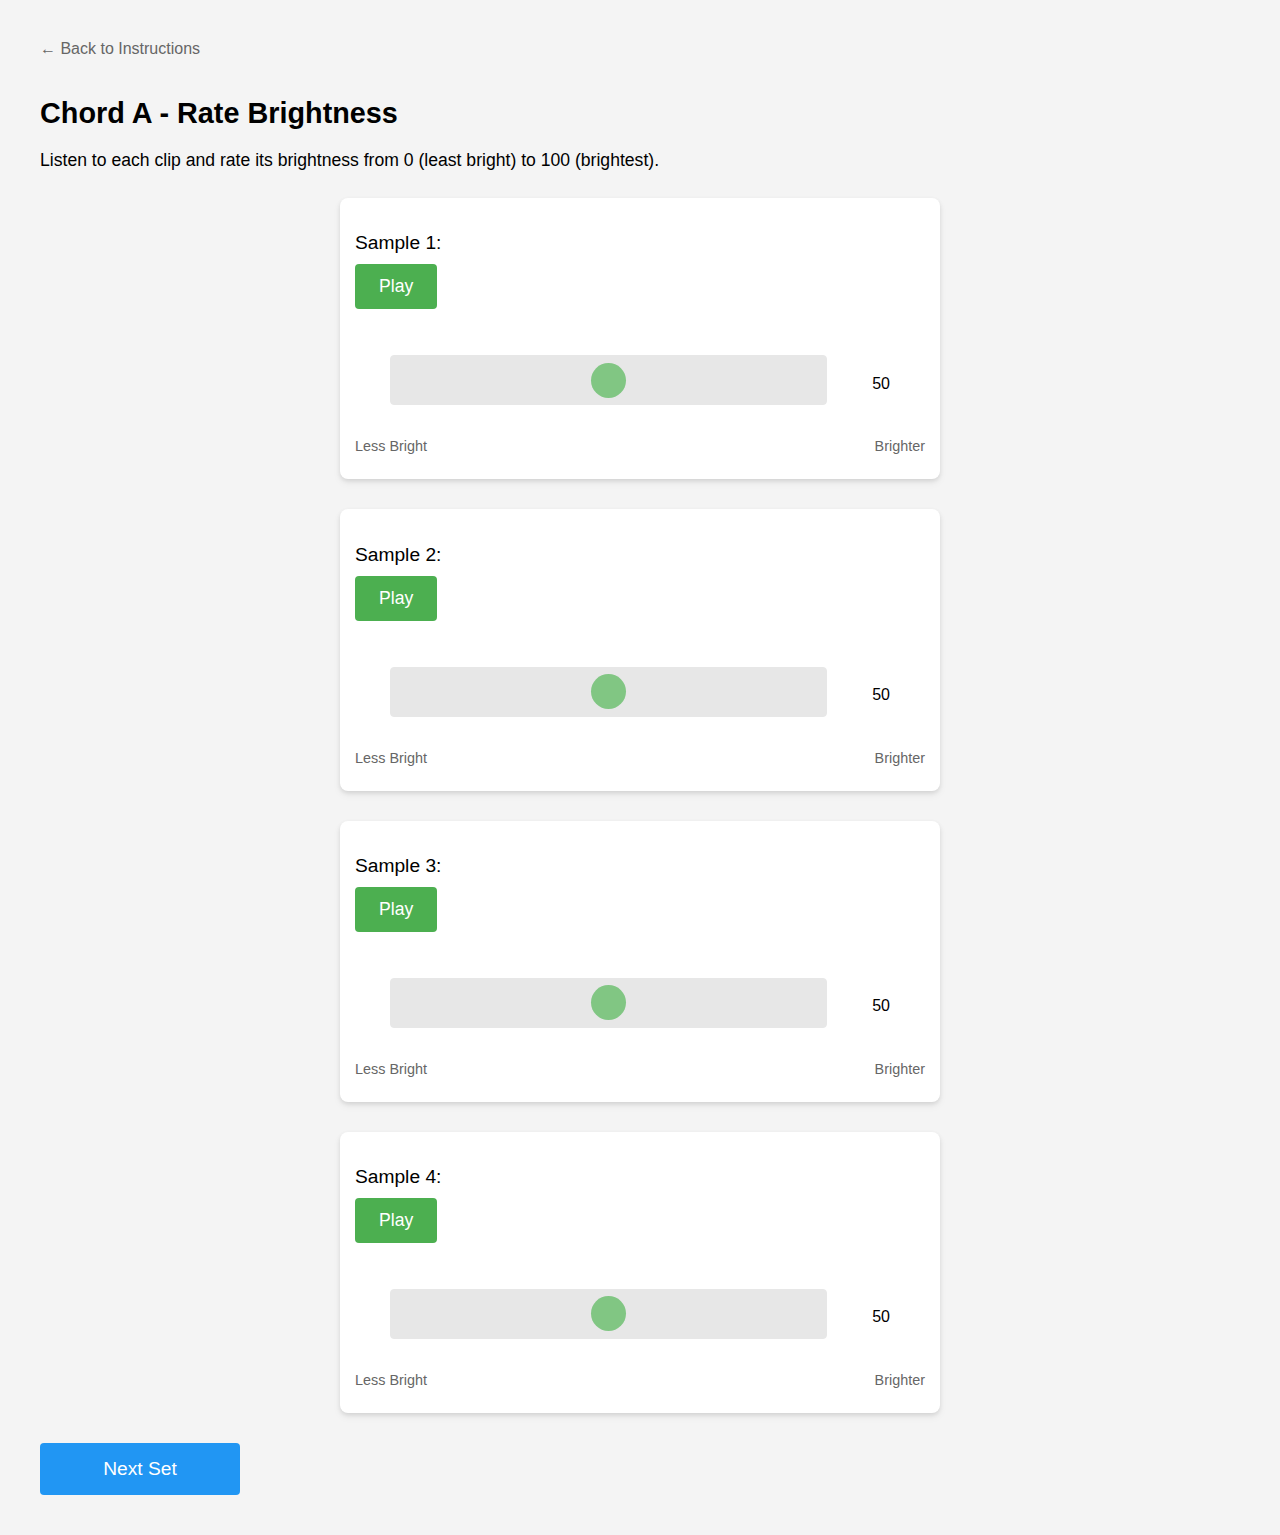
<file: index.html>
<!DOCTYPE html>
<html lang="en">
<head>
  <meta charset="UTF-8" />
  <meta name="viewport" content="width=device-width, initial-scale=1.0">
  <title>Guitar Brightness Listening Test</title>
  <link rel="stylesheet" href="style.css" />
  <style>
    .play-button {
      padding: 12px 24px;
      font-size: 1.1em;
      cursor: pointer;
      background: #4CAF50;
      border: none;
      color: white;
      border-radius: 4px;
      margin-bottom: 20px; /* Add space between button and slider */
    }
    .brightness-slider {
      width: 100%;
      height: 40px; /* Increased from 30px */
      margin: 15px 0; /* Increased from 10px */
      -webkit-appearance: none;
      appearance: none;
      background: #ddd;
      border-radius: 20px;
      outline: none;
      opacity: 0.7;
      transition: opacity .2s;
      touch-action: none; /* Prevents page scroll while sliding */
    }

    /* Larger touch target for the slider thumb */
    .brightness-slider::-webkit-slider-thumb {
      -webkit-appearance: none;
      appearance: none;
      width: 35px;
      height: 35px;
      background: #4CAF50;
      border-radius: 50%;
      cursor: pointer;
    }

    .brightness-slider::-moz-range-thumb {
      width: 35px;
      height: 35px;
      background: #4CAF50;
      border-radius: 50%;
      cursor: pointer;
      border: none;
    }

    .brightness-value {
      display: inline-block;
      margin-left: 8px;
    }
    .brightness-control {
      margin-top: 8px;
      display: flex;
      flex-direction: column;
      gap: 4px;
      width: 100%;
    }
    .slider-labels {
      display: flex;
      justify-content: space-between;
      font-size: 0.9em;
      color: #666;
      width: 100%;
      padding: 0 50px; /* Increased from 10px to 50px to move labels inward */
      margin-top: 4px; /* Add spacing between slider and labels */
    }
    .slider-container {
      display: flex;
      align-items: center;
      gap: 15px; /* Increased from 8px */
      width: 100%;
      max-width: 500px;
      padding: 10px 0; /* Added padding */
    }
    .loading-overlay {
      display: none;
      position: fixed;
      top: 0;
      left: 0;
      width: 100%;
      height: 100%;
      background: rgba(255, 255, 255, 0.9);
      z-index: 1000;
      justify-content: center;
      align-items: center;
      flex-direction: column;
    }
    .loading-spinner {
      border: 5px solid #f3f3f3;
      border-top: 5px solid #3498db;
      border-radius: 50%;
      width: 50px;
      height: 50px;
      animation: spin 1s linear infinite;
    }
    @keyframes spin {
      0% { transform: rotate(0deg); }
      100% { transform: rotate(360deg); }
    }
    .loading-text {
      margin-top: 20px;
      font-size: 18px;
      color: #333;
    }
    h1 {
      font-size: 1.8em;
    }

    p {
      font-size: 1.1em;
    }

    .sample p {
      font-size: 1.2em;
      margin-bottom: 10px;
    }

    button[onclick*="submit"] {
      padding: 15px 30px;
      font-size: 1.2em;
      background: #2196F3;
      color: white;
      border: none;
      border-radius: 4px;
      cursor: pointer;
      margin-top: 20px;
      width: 200px;
      transition: background-color 0.3s;
    }

    button[onclick*="submit"]:hover {
      background: #1976D2;
    }

    @media (max-width: 480px) {
      .play-button {
        padding: 15px 30px;
        font-size: 1.2em;
        width: 100%;
        margin-bottom: 25px;
      }

      .brightness-slider {
        height: 50px;
      }

      .brightness-slider::-webkit-slider-thumb {
        width: 45px;
        height: 45px;
      }

      .brightness-slider::-moz-range-thumb {
        width: 45px;
        height: 45px;
      }

      .brightness-value {
        font-size: 1.2em;
      }

      .sample {
        margin-bottom: 30px;
      }

      h1 {
        font-size: 1.5em;
      }

      .slider-labels {
        font-size: 1.1em;
      }

      button[onclick*="submit"] {
        width: 100%;
        padding: 20px;
        font-size: 1.3em;
        margin-top: 30px;
      }
    }
  </style>
</head>
<body>
  <a href="instructions.html" class="back-button">← Back to Instructions</a>
  <div class="progress">Set 1 of 9</div>
  
  <div id="set1" class="test-set active">
    <h1>Chord A - Rate Brightness</h1>
    <p>Listen to each clip and rate its brightness from 0 (least bright) to 100 (brightest).</p>
    <div class="sample-group">
      <div class="samples-container">
        <div class="sample">
          <p>Sample 1:</p>
          <button class="play-button">Play</button>
          <audio src="-14_LUFS/A_Bridge_Fingers_Medium.mp3"></audio>
          <div class="brightness-control">
            <div class="slider-container">
              <input type="range" min="0" max="100" value="50" class="brightness-slider" data-index="1">
              <span class="brightness-value">50</span>
            </div>
            <div class="slider-labels">
              <span>Less Bright</span>
              <span>Brighter</span>
            </div>
          </div>
        </div>
        <div class="sample">
          <p>Sample 2:</p>
          <button class="play-button">Play</button>
          <audio src="-14_LUFS/A_Bridge_Pick_Soft.mp3"></audio>
          <div class="brightness-control">
            <div class="slider-container">
              <input type="range" min="0" max="100" value="50" class="brightness-slider" data-index="2">
              <span class="brightness-value">50</span>
            </div>
            <div class="slider-labels">
              <span>Less Bright</span>
              <span>Brighter</span>
            </div>
          </div>
        </div>
        <div class="sample">
          <p>Sample 3:</p>
          <button class="play-button">Play</button>
          <audio src="-14_LUFS/A_Neck_Fingers_Intense.mp3"></audio>
          <div class="brightness-control">
            <div class="slider-container">
              <input type="range" min="0" max="100" value="50" class="brightness-slider" data-index="3">
              <span class="brightness-value">50</span>
            </div>
            <div class="slider-labels">
              <span>Less Bright</span>
              <span>Brighter</span>
            </div>
          </div>
        </div>
        <div class="sample">
          <p>Sample 4:</p>
          <button class="play-button">Play</button>
          <audio src="-14_LUFS/A_Neck_Pick_Medium.mp3"></audio>
          <div class="brightness-control">
            <div class="slider-container">
              <input type="range" min="0" max="100" value="50" class="brightness-slider" data-index="4">
              <span class="brightness-value">50</span>
            </div>
            <div class="slider-labels">
              <span>Less Bright</span>
              <span>Brighter</span>
            </div>
          </div>
        </div>
      </div>
    </div>
    <button onclick="submitSet(1)">Next Set</button>
  </div>

  <div id="set2" class="test-set">
    <h1>Chord A Minor - Rate Brightness</h1>
    <p>Listen to each clip and rate its brightness from 0 (least bright) to 100 (brightest).</p>
    <div class="sample-group">
      <div class="samples-container">
        <div class="sample">
          <p>Sample 1:</p>
          <button class="play-button">Play</button>
          <audio src="-14_LUFS/A_Minor_Bridge_Fingers_Soft.mp3"></audio>
          <div class="brightness-control">
            <div class="slider-container">
              <input type="range" min="0" max="100" value="50" class="brightness-slider" data-index="1">
              <span class="brightness-value">50</span>
            </div>
            <div class="slider-labels">
              <span>Less Bright</span>
              <span>Brighter</span>
            </div>
          </div>
        </div>
        <div class="sample">
          <p>Sample 2:</p>
          <button class="play-button">Play</button>
          <audio src="-14_LUFS/A_Minor_Bridge_Pick_Medium.mp3"></audio>
          <div class="brightness-control">
            <div class="slider-container">
              <input type="range" min="0" max="100" value="50" class="brightness-slider" data-index="2">
              <span class="brightness-value">50</span>
            </div>
            <div class="slider-labels">
              <span>Less Bright</span>
              <span>Brighter</span>
            </div>
          </div>
        </div>
        <div class="sample">
          <p>Sample 3:</p>
          <button class="play-button">Play</button>
          <audio src="-14_LUFS/A_Minor_Neck_Fingers_Medium.mp3"></audio>
          <div class="brightness-control">
            <div class="slider-container">
              <input type="range" min="0" max="100" value="50" class="brightness-slider" data-index="3">
              <span class="brightness-value">50</span>
            </div>
            <div class="slider-labels">
              <span>Less Bright</span>
              <span>Brighter</span>
            </div>
          </div>
        </div>
        <div class="sample">
          <p>Sample 4:</p>
          <button class="play-button">Play</button>
          <audio src="-14_LUFS/A_Minor_Neck_Pick_Intense.mp3"></audio>
          <div class="brightness-control">
            <div class="slider-container">
              <input type="range" min="0" max="100" value="50" class="brightness-slider" data-index="4">
              <span class="brightness-value">50</span>
            </div>
            <div class="slider-labels">
              <span>Less Bright</span>
              <span>Brighter</span>
            </div>
          </div>
        </div>
      </div>
    </div>
    <button onclick="submitSet(2)">Next Set</button>
  </div>

  <div id="set3" class="test-set">
    <h1>Chord C - Rate Brightness</h1>
    <p>Listen to each clip and rate its brightness from 0 (least bright) to 100 (brightest).</p>
    <div class="sample-group">
      <div class="samples-container">
        <div class="sample">
          <p>Sample 1:</p>
          <button class="play-button">Play</button>
          <audio src="-14_LUFS/C_Bridge_Fingers_Medium.mp3"></audio>
          <div class="brightness-control">
            <div class="slider-container">
              <input type="range" min="0" max="100" value="50" class="brightness-slider" data-index="1">
              <span class="brightness-value">50</span>
            </div>
            <div class="slider-labels">
              <span>Less Bright</span>
              <span>Brighter</span>
            </div>
          </div>
        </div>
        <div class="sample">
          <p>Sample 2:</p>
          <button class="play-button">Play</button>
          <audio src="-14_LUFS/C_Bridge_Pick_Intense.mp3"></audio>
          <div class="brightness-control">
            <div class="slider-container">
              <input type="range" min="0" max="100" value="50" class="brightness-slider" data-index="2">
              <span class="brightness-value">50</span>
            </div>
            <div class="slider-labels">
              <span>Less Bright</span>
              <span>Brighter</span>
            </div>
          </div>
        </div>
        <div class="sample">
          <p>Sample 3:</p>
          <button class="play-button">Play</button>
          <audio src="-14_LUFS/C_Neck_Fingers_Soft.mp3"></audio>
          <div class="brightness-control">
            <div class="slider-container">
              <input type="range" min="0" max="100" value="50" class="brightness-slider" data-index="3">
              <span class="brightness-value">50</span>
            </div>
            <div class="slider-labels">
              <span>Less Bright</span>
              <span>Brighter</span>
            </div>
          </div>
        </div>
        <div class="sample">
          <p>Sample 4:</p>
          <button class="play-button">Play</button>
          <audio src="-14_LUFS/C_Neck_Pick_Soft.mp3"></audio>
          <div class="brightness-control">
            <div class="slider-container">
              <input type="range" min="0" max="100" value="50" class="brightness-slider" data-index="4">
              <span class="brightness-value">50</span>
            </div>
            <div class="slider-labels">
              <span>Less Bright</span>
              <span>Brighter</span>
            </div>
          </div>
        </div>
      </div>
    </div>
    <button onclick="submitSet(3)">Next Set</button>
  </div>

  <div id="set4" class="test-set">
    <h1>Chord D - Rate Brightness</h1>
    <p>Listen to each clip and rate its brightness from 0 (least bright) to 100 (brightest).</p>
    <div class="sample-group">
      <div class="samples-container">
        <div class="sample">
          <p>Sample 1:</p>
          <button class="play-button">Play</button>
          <audio src="-14_LUFS/D_Bridge_Fingers_Intense.mp3"></audio>
          <div class="brightness-control">
            <div class="slider-container">
              <input type="range" min="0" max="100" value="50" class="brightness-slider" data-index="1">
              <span class="brightness-value">50</span>
            </div>
            <div class="slider-labels">
              <span>Less Bright</span>
              <span>Brighter</span>
            </div>
          </div>
        </div>
        <div class="sample">
          <p>Sample 2:</p>
          <button class="play-button">Play</button>
          <audio src="-14_LUFS/D_Bridge_Pick_Soft.mp3"></audio>
          <div class="brightness-control">
            <div class="slider-container">
              <input type="range" min="0" max="100" value="50" class="brightness-slider" data-index="2">
              <span class="brightness-value">50</span>
            </div>
            <div class="slider-labels">
              <span>Less Bright</span>
              <span>Brighter</span>
            </div>
          </div>
        </div>
        <div class="sample">
          <p>Sample 3:</p>
          <button class="play-button">Play</button>
          <audio src="-14_LUFS/D_Neck_Fingers_Medium.mp3"></audio>
          <div class="brightness-control">
            <div class="slider-container">
              <input type="range" min="0" max="100" value="50" class="brightness-slider" data-index="3">
              <span class="brightness-value">50</span>
            </div>
            <div class="slider-labels">
              <span>Less Bright</span>
              <span>Brighter</span>
            </div>
          </div>
        </div>
        <div class="sample">
          <p>Sample 4:</p>
          <button class="play-button">Play</button>
          <audio src="-14_LUFS/D_Neck_Pick_Medium.mp3"></audio>
          <div class="brightness-control">
            <div class="slider-container">
              <input type="range" min="0" max="100" value="50" class="brightness-slider" data-index="4">
              <span class="brightness-value">50</span>
            </div>
            <div class="slider-labels">
              <span>Less Bright</span>
              <span>Brighter</span>
            </div>
          </div>
        </div>
      </div>
    </div>
    <button onclick="submitSet(4)">Next Set</button>
  </div>

  <div id="set5" class="test-set">
    <h1>Chord D Minor - Rate Brightness</h1>
    <p>Listen to each clip and rate its brightness from 0 (least bright) to 100 (brightest).</p>
    <div class="sample-group">
      <div class="samples-container">
        <div class="sample">
          <p>Sample 1:</p>
          <button class="play-button">Play</button>
          <audio src="-14_LUFS/D_Minor_bridge_fingers_medium.mp3"></audio>
          <div class="brightness-control">
            <div class="slider-container">
              <input type="range" min="0" max="100" value="50" class="brightness-slider" data-index="1">
              <span class="brightness-value">50</span>
            </div>
            <div class="slider-labels">
              <span>Less Bright</span>
              <span>Brighter</span>
            </div>
          </div>
        </div>
        <div class="sample">
          <p>Sample 2:</p>
          <button class="play-button">Play</button>
          <audio src="-14_LUFS/D_Minor_bridge_pick_intense.mp3"></audio>
          <div class="brightness-control">
            <div class="slider-container">
              <input type="range" min="0" max="100" value="50" class="brightness-slider" data-index="2">
              <span class="brightness-value">50</span>
            </div>
            <div class="slider-labels">
              <span>Less Bright</span>
              <span>Brighter</span>
            </div>
          </div>
        </div>
        <div class="sample">
          <p>Sample 3:</p>
          <button class="play-button">Play</button>
          <audio src="-14_LUFS/D_Minor_neck_Fingers_Soft.mp3"></audio>
          <div class="brightness-control">
            <div class="slider-container">
              <input type="range" min="0" max="100" value="50" class="brightness-slider" data-index="3">
              <span class="brightness-value">50</span>
            </div>
            <div class="slider-labels">
              <span>Less Bright</span>
              <span>Brighter</span>
            </div>
          </div>
        </div>
        <div class="sample">
          <p>Sample 4:</p>
          <button class="play-button">Play</button>
          <audio src="-14_LUFS/D_minor_neck_Pick_medium.mp3"></audio>
          <div class="brightness-control">
            <div class="slider-container">
              <input type="range" min="0" max="100" value="50" class="brightness-slider" data-index="4">
              <span class="brightness-value">50</span>
            </div>
            <div class="slider-labels">
              <span>Less Bright</span>
              <span>Brighter</span>
            </div>
          </div>
        </div>
      </div>
    </div>
    <button onclick="submitSet(5)">Next Set</button>
  </div>

  <div id="set6" class="test-set">
    <h1>Chord E - Rate Brightness</h1>
    <p>Listen to each clip and rate its brightness from 0 (least bright) to 100 (brightest).</p>
    <div class="sample-group">
      <div class="samples-container">
        <div class="sample">
          <p>Sample 1:</p>
          <button class="play-button">Play</button>
          <audio src="-14_LUFS/E_Bridge_Fingers_Soft.mp3"></audio>
          <div class="brightness-control">
            <div class="slider-container">
              <input type="range" min="0" max="100" value="50" class="brightness-slider" data-index="1">
              <span class="brightness-value">50</span>
            </div>
            <div class="slider-labels">
              <span>Less Bright</span>
              <span>Brighter</span>
            </div>
          </div>
        </div>
        <div class="sample">
          <p>Sample 2:</p>
          <button class="play-button">Play</button>
          <audio src="-14_LUFS/E_Bridge_Pick_Medium.mp3"></audio>
          <div class="brightness-control">
            <div class="slider-container">
              <input type="range" min="0" max="100" value="50" class="brightness-slider" data-index="2">
              <span class="brightness-value">50</span>
            </div>
            <div class="slider-labels">
              <span>Less Bright</span>
              <span>Brighter</span>
            </div>
          </div>
        </div>
        <div class="sample">
          <p>Sample 3:</p>
          <button class="play-button">Play</button>
          <audio src="-14_LUFS/E_Neck_Fingers_Medium.mp3"></audio>
          <div class="brightness-control">
            <div class="slider-container">
              <input type="range" min="0" max="100" value="50" class="brightness-slider" data-index="3">
              <span class="brightness-value">50</span>
            </div>
            <div class="slider-labels">
              <span>Less Bright</span>
              <span>Brighter</span>
            </div>
          </div>
        </div>
        <div class="sample">
          <p>Sample 4:</p>
          <button class="play-button">Play</button>
          <audio src="-14_LUFS/E_NEck_Pick_Intense.mp3"></audio>
          <div class="brightness-control">
            <div class="slider-container">
              <input type="range" min="0" max="100" value="50" class="brightness-slider" data-index="4">
              <span class="brightness-value">50</span>
            </div>
            <div class="slider-labels">
              <span>Less Bright</span>
              <span>Brighter</span>
            </div>
          </div>
        </div>
      </div>
    </div>
    <button onclick="submitSet(6)">Next Set</button>
  </div>

  <div id="set7" class="test-set">
    <h1>Chord E Minor - Rate Brightness</h1>
    <p>Listen to each clip and rate its brightness from 0 (least bright) to 100 (brightest).</p>
    <div class="sample-group">
      <div class="samples-container">
        <div class="sample">
          <p>Sample 1:</p>
          <button class="play-button">Play</button>
          <audio src="-14_LUFS/E_Minor_Bridge_Fingers_intense.mp3"></audio>
          <div class="brightness-control">
            <div class="slider-container">
              <input type="range" min="0" max="100" value="50" class="brightness-slider" data-index="1">
              <span class="brightness-value">50</span>
            </div>
            <div class="slider-labels">
              <span>Less Bright</span>
              <span>Brighter</span>
            </div>
          </div>
        </div>
        <div class="sample">
          <p>Sample 2:</p>
          <button class="play-button">Play</button>
          <audio src="-14_LUFS/E_Minor_Bridge_Pick_medium.mp3"></audio>
          <div class="brightness-control">
            <div class="slider-container">
              <input type="range" min="0" max="100" value="50" class="brightness-slider" data-index="2">
              <span class="brightness-value">50</span>
            </div>
            <div class="slider-labels">
              <span>Less Bright</span>
              <span>Brighter</span>
            </div>
          </div>
        </div>
        <div class="sample">
          <p>Sample 3:</p>
          <button class="play-button">Play</button>
          <audio src="-14_LUFS/E_Minor_Neck_Fingers_medium.mp3"></audio>
          <div class="brightness-control">
            <div class="slider-container">
              <input type="range" min="0" max="100" value="50" class="brightness-slider" data-index="3">
              <span class="brightness-value">50</span>
            </div>
            <div class="slider-labels">
              <span>Less Bright</span>
              <span>Brighter</span>
            </div>
          </div>
        </div>
        <div class="sample">
          <p>Sample 4:</p>
          <button class="play-button">Play</button>
          <audio src="-14_LUFS/E_Minor_Neck_Pick_Soft.mp3"></audio>
          <div class="brightness-control">
            <div class="slider-container">
              <input type="range" min="0" max="100" value="50" class="brightness-slider" data-index="4">
              <span class="brightness-value">50</span>
            </div>
            <div class="slider-labels">
              <span>Less Bright</span>
              <span>Brighter</span>
            </div>
          </div>
        </div>
      </div>
    </div>
    <button onclick="submitSet(7)">Next Set</button>
  </div>

  <div id="set8" class="test-set">
    <h1>Chord G - Rate Brightness</h1>
    <p>Listen to each clip and rate its brightness from 0 (least bright) to 100 (brightest).</p>
    <div class="sample-group">
      <div class="samples-container">
        <div class="sample">
          <p>Sample 1:</p>
          <button class="play-button">Play</button>
          <audio src="-14_LUFS/G_Bridge_fingers_Soft.mp3"></audio>
          <div class="brightness-control">
            <div class="slider-container">
              <input type="range" min="0" max="100" value="50" class="brightness-slider" data-index="1">
              <span class="brightness-value">50</span>
            </div>
            <div class="slider-labels">
              <span>Less Bright</span>
              <span>Brighter</span>
            </div>
          </div>
        </div>
        <div class="sample">
          <p>Sample 2:</p>
          <button class="play-button">Play</button>
          <audio src="-14_LUFS/G_Bridge_pick_intense.mp3"></audio>
          <div class="brightness-control">
            <div class="slider-container">
              <input type="range" min="0" max="100" value="50" class="brightness-slider" data-index="2">
              <span class="brightness-value">50</span>
            </div>
            <div class="slider-labels">
              <span>Less Bright</span>
              <span>Brighter</span>
            </div>
          </div>
        </div>
        <div class="sample">
          <p>Sample 3:</p>
          <button class="play-button">Play</button>
          <audio src="-14_LUFS/G_Neck_fingers_soft.mp3"></audio>
          <div class="brightness-control">
            <div class="slider-container">
              <input type="range" min="0" max="100" value="50" class="brightness-slider" data-index="3">
              <span class="brightness-value">50</span>
            </div>
            <div class="slider-labels">
              <span>Less Bright</span>
              <span>Brighter</span>
            </div>
          </div>
        </div>
        <div class="sample">
          <p>Sample 4:</p>
          <button class="play-button">Play</button>
          <audio src="-14_LUFS/G_Neck_pick_intense.mp3"></audio>
          <div class="brightness-control">
            <div class="slider-container">
              <input type="range" min="0" max="100" value="50" class="brightness-slider" data-index="4">
              <span class="brightness-value">50</span>
            </div>
            <div class="slider-labels">
              <span>Less Bright</span>
              <span>Brighter</span>
            </div>
          </div>
        </div>
      </div>
    </div>
    <button onclick="submitSet(8)">Next Set</button>
  </div>

  <div id="set9" class="test-set">
    <h1>Sequence Test - Rate Brightness</h1>
    <p>Listen to these musical sequences and rate their brightness from 0 (least bright) to 100 (brightest).</p>
    <div class="sample-group">
      <div class="samples-container">
        <div class="sample">
          <p>Sequence 1:</p>
          <button class="play-button">Play</button>
          <audio src="-14_LUFS/Guitar_AJ_Sequence_0.mp3"></audio>
          <div class="brightness-control">
            <div class="slider-container">
              <input type="range" min="0" max="100" value="50" class="brightness-slider" data-index="1">
              <span class="brightness-value">50</span>
            </div>
            <div class="slider-labels">
              <span>Less Bright</span>
              <span>Brighter</span>
            </div>
          </div>
        </div>
        <div class="sample">
          <p>Sequence 2:</p>
          <button class="play-button">Play</button>
          <audio src="-14_LUFS/Guitar_J35_Sequence_0.mp3"></audio>
          <div class="brightness-control">
            <div class="slider-container">
              <input type="range" min="0" max="100" value="50" class="brightness-slider" data-index="2">
              <span class="brightness-value">50</span>
            </div>
            <div class="slider-labels">
              <span>Less Bright</span>
              <span>Brighter</span>
            </div>
          </div>
        </div>
        <div class="sample">
          <p>Sequence 3:</p>
          <button class="play-button">Play</button>
          <audio src="-14_LUFS/Guitar_J50_Sequence_0.mp3"></audio>
          <div class="brightness-control">
            <div class="slider-container">
              <input type="range" min="0" max="100" value="50" class="brightness-slider" data-index="3">
              <span class="brightness-value">50</span>
            </div>
            <div class="slider-labels">
              <span>Less Bright</span>
              <span>Brighter</span>
            </div>
          </div>
        </div>
        <div class="sample">
          <p>Sequence 4:</p>
          <button class="play-button">Play</button>
          <audio src="-14_LUFS/Guitar_OMC_Sequence_0.mp3"></audio>
          <div class="brightness-control">
            <div class="slider-container">
              <input type="range" min="0" max="100" value="50" class="brightness-slider" data-index="4">
              <span class="brightness-value">50</span>
            </div>
            <div class="slider-labels">
              <span>Less Bright</span>
              <span>Brighter</span>
            </div>
          </div>
        </div>
      </div>
    </div>
    <button onclick="submitFinal()">Submit All Rankings</button>
  </div>

  <div class="loading-overlay">
    <div class="loading-spinner"></div>
    <div class="loading-text">Submitting your responses...</div>
  </div>

  <script src="google-sheets-config.js"></script>
  <script src="script.js"></script>
</body>
</html>
</file>
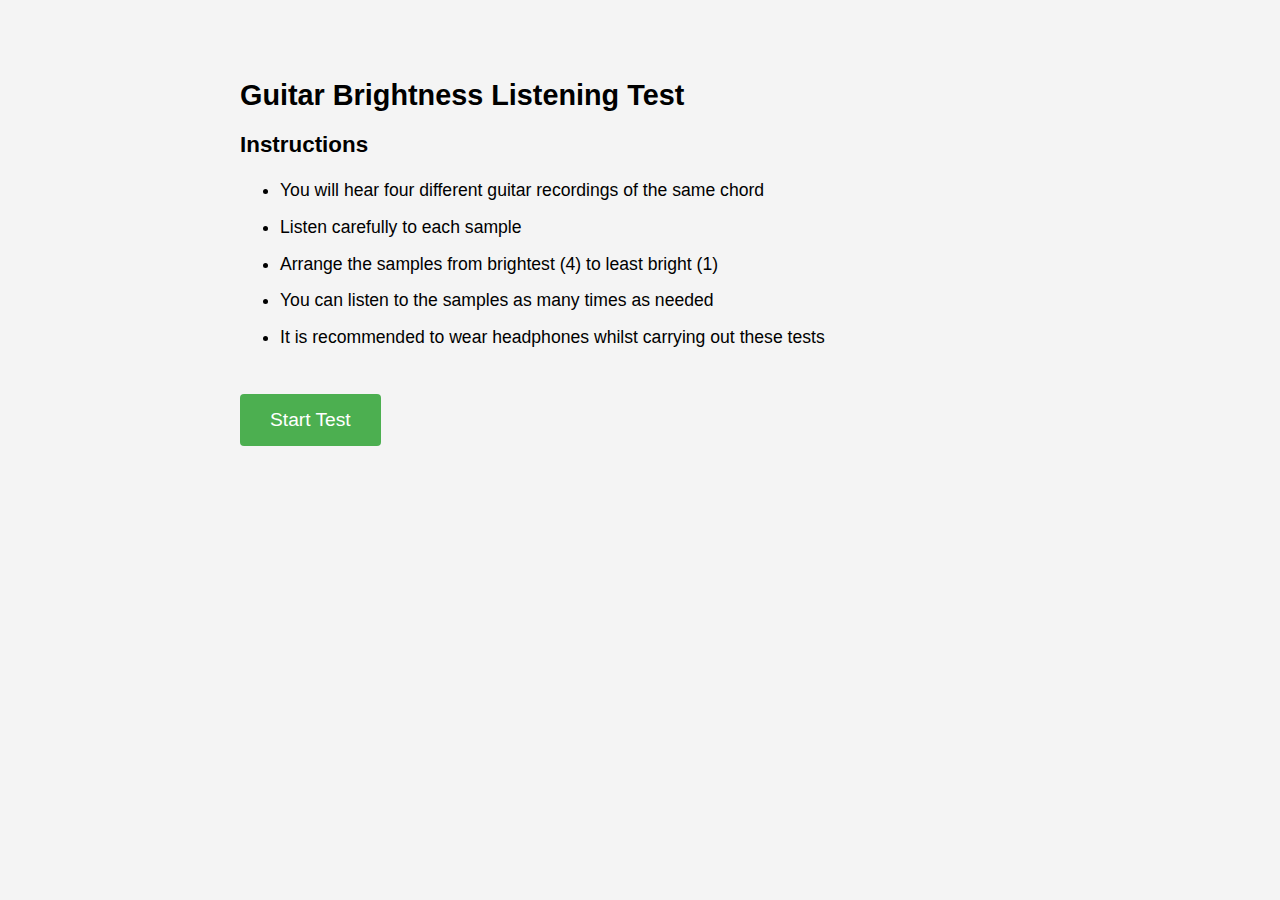
<file: instructions.html>
<!DOCTYPE html>
<html lang="en">
<head>
    <meta charset="UTF-8">
    <meta name="viewport" content="width=device-width, initial-scale=1.0">
    <title>Guitar Brightness Test Instructions</title>
    <link rel="stylesheet" href="style.css">
    <style>
        .instructions {
            padding: 20px;
            max-width: 800px;
            margin: 0 auto;
        }
        
        h1 {
            font-size: 1.8em;
            margin-bottom: 20px;
        }
        
        h2 {
            font-size: 1.4em;
            margin-bottom: 15px;
        }
        
        li {
            font-size: 1.1em;
            margin-bottom: 12px;
            line-height: 1.4;
        }
        
        .start-button {
            display: inline-block;
            padding: 15px 30px;
            font-size: 1.2em;
            margin-top: 25px;
        }

        @media (max-width: 480px) {
            .instructions {
                padding: 15px;
            }
            
            h1 {
                font-size: 1.5em;
            }
            
            h2 {
                font-size: 1.2em;
            }
            
            li {
                font-size: 1em;
                margin-bottom: 10px;
            }
            
            .start-button {
                padding: 12px 25px;
                width: 100%;
                text-align: center;
                box-sizing: border-box;
            }
        }
    </style>
</head>
<body>
    <div class="instructions">
        <h1>Guitar Brightness Listening Test</h1>
        <h2>Instructions</h2>
        <ul>
            <li>You will hear four different guitar recordings of the same chord</li>
            <li>Listen carefully to each sample</li>
            <li>Arrange the samples from brightest (4) to least bright (1)</li>
            <li>You can listen to the samples as many times as needed</li>
            <li>It is recommended to wear headphones whilst carrying out these tests</li>
        </ul>
        <a href="index.html" class="start-button">Start Test</a>
    </div>
    <div id="waitingMessage" class="waiting-message hidden">
        <p>Submitting your responses...</p>
    </div>
</body>
</html>
</file>
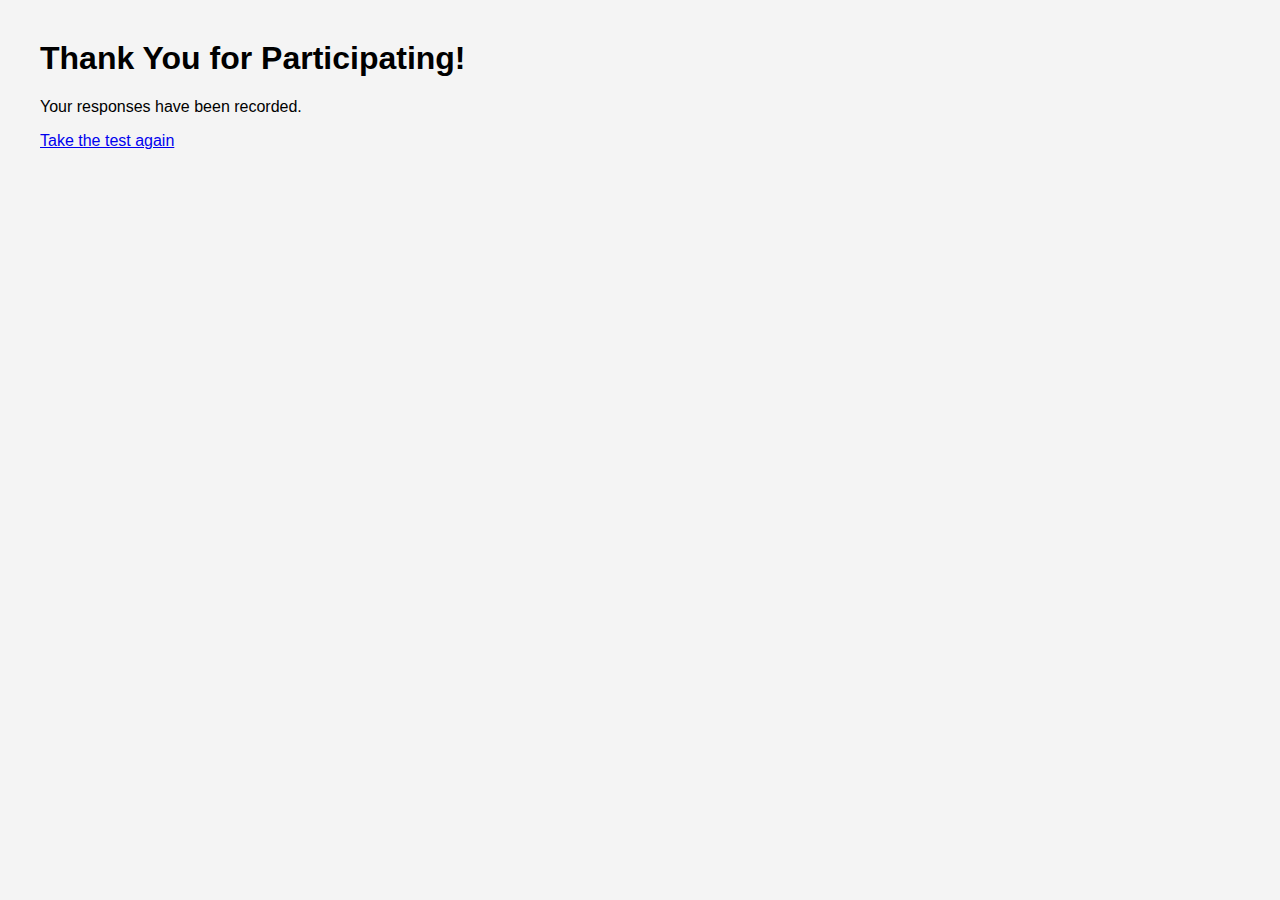
<file: thank-you.html>
<!DOCTYPE html>
<html lang="en">
<head>
  <meta charset="UTF-8" />
  <title>Thank You!</title>
  <link rel="stylesheet" href="style.css" />
</head>
<body>
  <h1>Thank You for Participating!</h1>
  <p>Your responses have been recorded.</p>
  <a href="index.html">Take the test again</a>
</body>
</html>
</file>
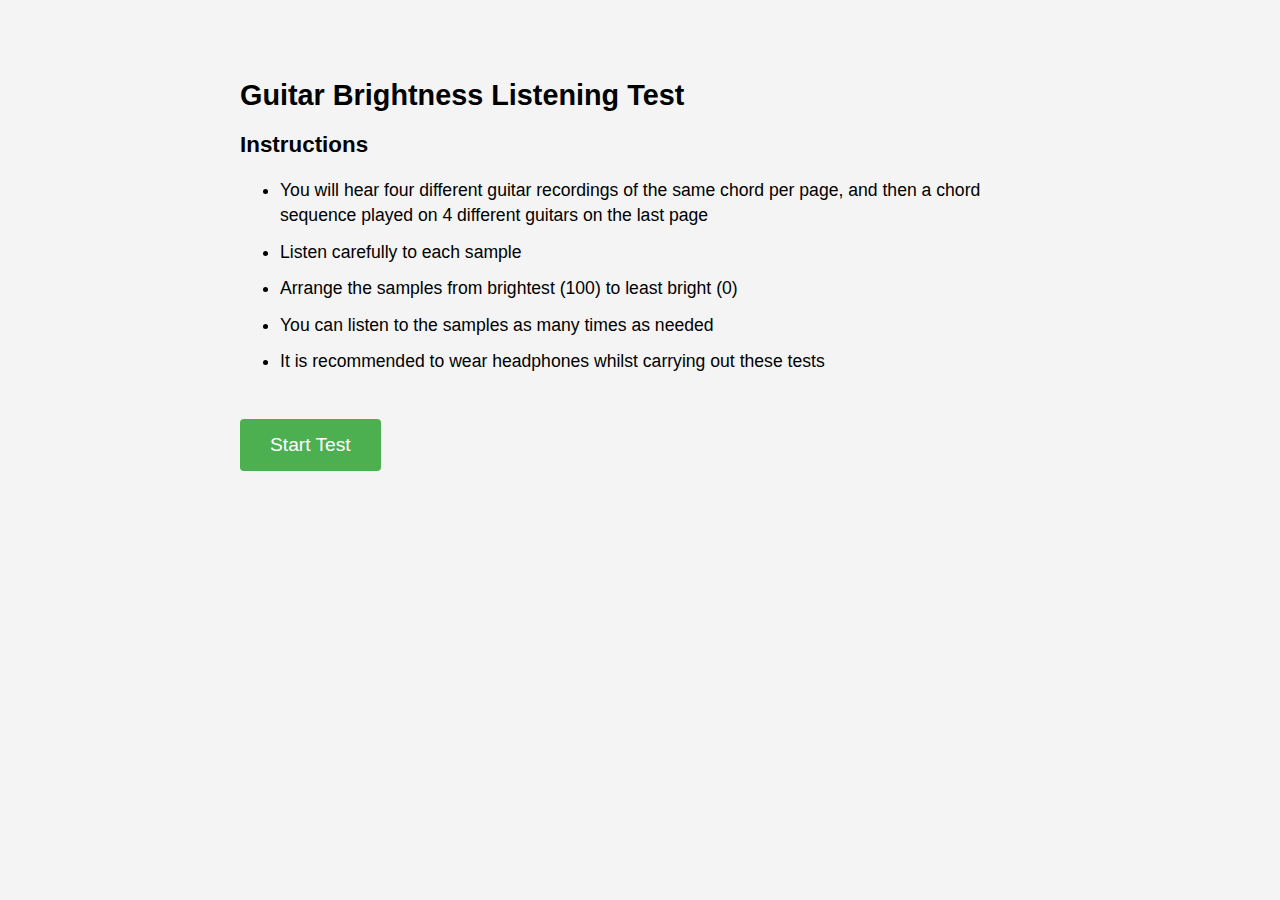
<file: GuitarBrightnessTest/instructions.html>
<!DOCTYPE html>
<html lang="en">
<head>
    <meta charset="UTF-8">
    <meta name="viewport" content="width=device-width, initial-scale=1.0">
    <title>Guitar Brightness Test Instructions</title>
    <link rel="stylesheet" href="style.css">
    <style>
        .instructions {
            padding: 20px;
            max-width: 800px;
            margin: 0 auto;
        }
        
        h1 {
            font-size: 1.8em;
            margin-bottom: 20px;
        }
        
        h2 {
            font-size: 1.4em;
            margin-bottom: 15px;
        }
        
        li {
            font-size: 1.1em;
            margin-bottom: 12px;
            line-height: 1.4;
        }
        
        .start-button {
            display: inline-block;
            padding: 15px 30px;
            font-size: 1.2em;
            margin-top: 25px;
        }

        @media (max-width: 480px) {
            .instructions {
                padding: 15px;
            }
            
            h1 {
                font-size: 1.5em;
            }
            
            h2 {
                font-size: 1.2em;
            }
            
            li {
                font-size: 1em;
                margin-bottom: 10px;
            }
            
            .start-button {
                padding: 12px 25px;
                width: 100%;
                text-align: center;
                box-sizing: border-box;
            }
        }
    </style>
</head>
<body>
    <div class="instructions">
        <h1>Guitar Brightness Listening Test</h1>
        <h2>Instructions</h2>
        <ul>
            <li>You will hear four different guitar recordings of the same chord per page, and then a chord sequence played on 4 different guitars on the last page</li>
            <li>Listen carefully to each sample</li>
            <li>Arrange the samples from brightest (100) to least bright (0)</li>
            <li>You can listen to the samples as many times as needed</li>
            <li>It is recommended to wear headphones whilst carrying out these tests</li>
        </ul>
        <a href="index.html" class="start-button">Start Test</a>
    </div>
    <div id="waitingMessage" class="waiting-message hidden">
        <p>Submitting your responses...</p>
    </div>
</body>
</html>
</file>
<file: style.css>
body {
    font-family: Arial, sans-serif;
    margin: 40px;
    background: #f4f4f4;
}

.sample-group {
    display: flex;
    gap: 20px;
    margin: 20px 0;
}

.rank-numbers {
    display: flex;
    flex-direction: column;
    justify-content: space-around;
    min-width: 100px;
    padding: 10px;
}

.rank-label {
    font-weight: bold;
    text-align: right;
    padding: 10px;
    border-right: 2px solid #ccc;
}

.samples-container {
    flex: 1;
    display: flex;
    flex-direction: column;
    gap: 10px;
}

.sample-group {
    max-width: 600px;
    margin: 0 auto;
}

.sample-slot {
    padding: 10px;
    background: #f5f5f5;
    border: 1px dashed #ccc;
    min-height: 80px;
}

.sample {
    background: #f5f5f5;
    padding: 15px;
    margin: 10px 0;
    border-radius: 4px;
}

.sample {
    background: white;
    padding: 15px;
    margin: 10px 0;
    border-radius: 8px;
    box-shadow: 0 2px 4px rgba(0, 0, 0, 0.1),
                0 4px 8px rgba(0, 0, 0, 0.05);
    transition: all 0.3s ease;
    position: relative;
}

.sample:hover {
    transform: translateY(-2px);
    box-shadow: 0 4px 8px rgba(0, 0, 0, 0.15),
                0 8px 16px rgba(0, 0, 0, 0.1);
}

.sample.dragging {
    opacity: 0.8;
    box-shadow: 0 8px 16px rgba(0, 0, 0, 0.2),
                0 12px 24px rgba(0, 0, 0, 0.15);
}

.sample audio {
    width: 100%;
    max-width: 300px;
}

.sample input {
    width: 60px;
    padding: 4px;
    margin-top: 8px;
    border: 1px solid #ddd;
    border-radius: 4px;
}

.drag-placeholder {
    border: 2px dashed #ccc;
    background: #f5f5f5;
    margin: 8px 0;
    height: 40px;
    border-radius: 8px;
    animation: pulse 1.5s infinite;
}

@keyframes pulse {
    0% { opacity: 0.5; }
    50% { opacity: 0.8; }
    100% { opacity: 0.5; }
}

.drag-handle {
    position: absolute;
    left: -25px;
    top: 50%;
    transform: translateY(-50%);
    color: #999;
    cursor: move;
}

.rank-number {
    position: absolute;
    top: 10px;
    right: 10px;
    background: #4a90e2;
    color: white;
    width: 24px;
    height: 24px;
    border-radius: 50%;
    display: flex;
    align-items: center;
    justify-content: center;
    font-weight: bold;
}

.rank-position {
    border: 1px solid #ccc;
    padding: 10px;
    margin: 5px 0;
    background: #f9f9f9;
}

.rank-label {
    font-weight: bold;
    margin-bottom: 5px;
}

.sample-slot {
    min-height: 100px;
    padding: 10px;
    background: #fff;
}

.instructions {
    max-width: 800px;
    margin: 0 auto;
    padding: 20px;
}

.instructions ul {
    margin: 20px 0;
    line-height: 1.6;
}

.start-button {
    display: inline-block;
    padding: 10px 20px;
    background-color: #4CAF50;
    color: white;
    text-decoration: none;
    border-radius: 4px;
    font-size: 1.2em;
}

.back-button {
    display: inline-block;
    margin-bottom: 20px;
    text-decoration: none;
    color: #666;
}

.back-button:hover {
    color: #333;
}

.test-set {
    display: none;
}

.test-set.active {
    display: block;
}

.progress {
    text-align: center;
    color: #666;
    margin-bottom: 20px;
    font-size: 0.9em;
}

.loading-message {
    position: fixed;
    top: 50%;
    left: 50%;
    transform: translate(-50%, -50%);
    background-color: rgba(0, 0, 0, 0.8);
    color: white;
    padding: 20px;
    border-radius: 5px;
    z-index: 1000;
}

.waiting-message {
    position: fixed;
    top: 0;
    left: 0;
    width: 100%;
    height: 100%;
    background-color: rgba(0, 0, 0, 0.7);
    display: flex;
    justify-content: center;
    align-items: center;
    z-index: 1000;
}

.waiting-message p {
    color: white;
    font-size: 24px;
    text-align: center;
}

.hidden {
    display: none;
}

.brightness-control {
    display: flex;
    align-items: center;
    gap: 10px;
    margin: 10px 0;
}

.brightness-slider {
    flex: 1;
    width: 200px;
}

.brightness-value {
    min-width: 40px;
    text-align: right;
}
</file>
<file: GuitarBrightnessTest/style.css>
body {
    font-family: Arial, sans-serif;
    margin: 40px;
    background: #f4f4f4;
}

.sample-group {
    display: flex;
    gap: 20px;
    margin: 20px 0;
}

.rank-numbers {
    display: flex;
    flex-direction: column;
    justify-content: space-around;
    min-width: 100px;
    padding: 10px;
}

.rank-label {
    font-weight: bold;
    text-align: right;
    padding: 10px;
    border-right: 2px solid #ccc;
}

.samples-container {
    flex: 1;
    display: flex;
    flex-direction: column;
    gap: 10px;
}

.sample-group {
    max-width: 600px;
    margin: 0 auto;
}

.sample-slot {
    padding: 10px;
    background: #f5f5f5;
    border: 1px dashed #ccc;
    min-height: 80px;
}

.sample {
    background: #f5f5f5;
    padding: 15px;
    margin: 10px 0;
    border-radius: 4px;
}

.sample {
    background: white;
    padding: 15px;
    margin: 10px 0;
    border-radius: 8px;
    box-shadow: 0 2px 4px rgba(0, 0, 0, 0.1),
                0 4px 8px rgba(0, 0, 0, 0.05);
    transition: all 0.3s ease;
    position: relative;
}

.sample:hover {
    transform: translateY(-2px);
    box-shadow: 0 4px 8px rgba(0, 0, 0, 0.15),
                0 8px 16px rgba(0, 0, 0, 0.1);
}

.sample.dragging {
    opacity: 0.8;
    box-shadow: 0 8px 16px rgba(0, 0, 0, 0.2),
                0 12px 24px rgba(0, 0, 0, 0.15);
}

.sample audio {
    width: 100%;
    max-width: 300px;
}

.sample input {
    width: 60px;
    padding: 4px;
    margin-top: 8px;
    border: 1px solid #ddd;
    border-radius: 4px;
}

.drag-placeholder {
    border: 2px dashed #ccc;
    background: #f5f5f5;
    margin: 8px 0;
    height: 40px;
    border-radius: 8px;
    animation: pulse 1.5s infinite;
}

@keyframes pulse {
    0% { opacity: 0.5; }
    50% { opacity: 0.8; }
    100% { opacity: 0.5; }
}

.drag-handle {
    position: absolute;
    left: -25px;
    top: 50%;
    transform: translateY(-50%);
    color: #999;
    cursor: move;
}

.rank-number {
    position: absolute;
    top: 10px;
    right: 10px;
    background: #4a90e2;
    color: white;
    width: 24px;
    height: 24px;
    border-radius: 50%;
    display: flex;
    align-items: center;
    justify-content: center;
    font-weight: bold;
}

.rank-position {
    border: 1px solid #ccc;
    padding: 10px;
    margin: 5px 0;
    background: #f9f9f9;
}

.rank-label {
    font-weight: bold;
    margin-bottom: 5px;
}

.sample-slot {
    min-height: 100px;
    padding: 10px;
    background: #fff;
}

.instructions {
    max-width: 800px;
    margin: 0 auto;
    padding: 20px;
}

.instructions ul {
    margin: 20px 0;
    line-height: 1.6;
}

.start-button {
    display: inline-block;
    padding: 10px 20px;
    background-color: #4CAF50;
    color: white;
    text-decoration: none;
    border-radius: 4px;
    font-size: 1.2em;
}

.back-button {
    display: inline-block;
    margin-bottom: 20px;
    text-decoration: none;
    color: #666;
}

.back-button:hover {
    color: #333;
}

.test-set {
    display: none;
}

.test-set.active {
    display: block;
}

.progress {
    text-align: center;
    color: #666;
    margin-bottom: 20px;
    font-size: 0.9em;
}

.loading-message {
    position: fixed;
    top: 50%;
    left: 50%;
    transform: translate(-50%, -50%);
    background-color: rgba(0, 0, 0, 0.8);
    color: white;
    padding: 20px;
    border-radius: 5px;
    z-index: 1000;
}

.waiting-message {
    position: fixed;
    top: 0;
    left: 0;
    width: 100%;
    height: 100%;
    background-color: rgba(0, 0, 0, 0.7);
    display: flex;
    justify-content: center;
    align-items: center;
    z-index: 1000;
}

.waiting-message p {
    color: white;
    font-size: 24px;
    text-align: center;
}

.hidden {
    display: none;
}

.brightness-control {
    display: flex;
    align-items: center;
    gap: 10px;
    margin: 10px 0;
}

.brightness-slider {
    flex: 1;
    width: 200px;
}

.brightness-value {
    min-width: 40px;
    text-align: right;
}
</file>
